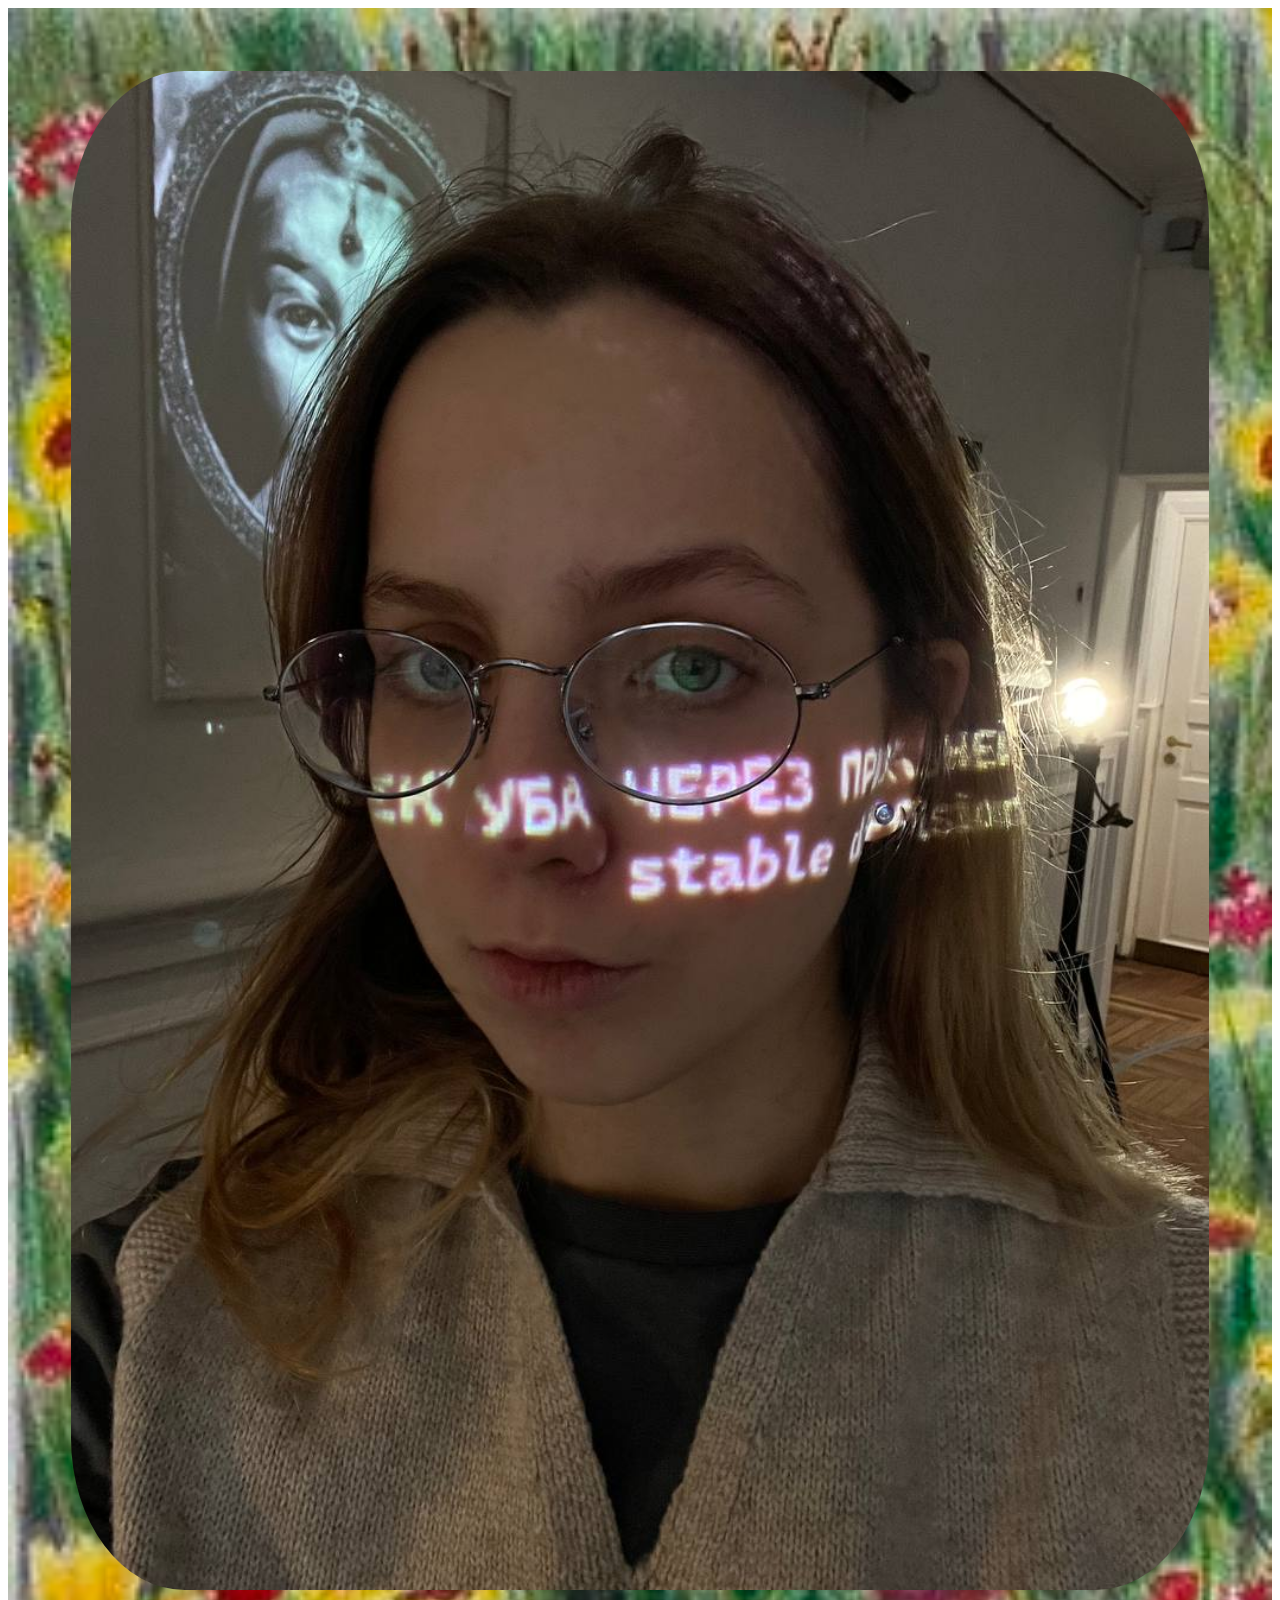
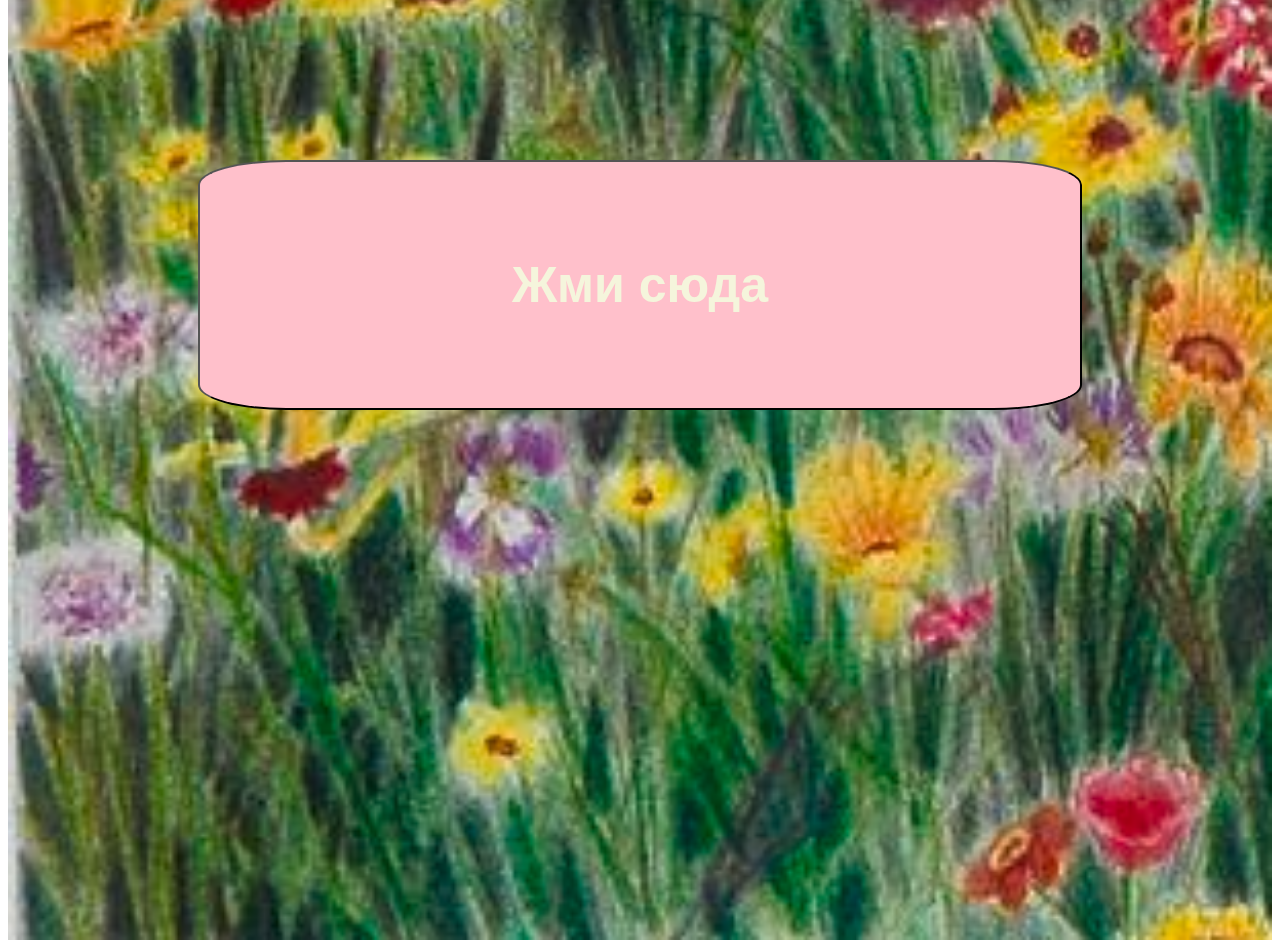
<file: index.html>
<!DOCTYPE html>
<html>
    <head>
        <link rel="preconnect" href="https://fonts.googleapis.com">
<link rel="preconnect" href="https://fonts.gstatic.com" crossorigin>
<link href="https://fonts.googleapis.com/css2?family=Bad+Script&display=swap" rel="stylesheet">
        <title>
            Поздравляю, Катюша!
        </title>
        <link rel="stylesheet" href="./8_march.css">
    </head>
    <body>
        <div id="bouqet" class="main">
            <img id = "herphoto" class="herphoto" src="./photo_2024-03-08_17-07-53.jpg" alt="Photo of the prettiest girl alive">
            <img id = "tulip-leftl-1" class="tulip-left" src="./Orange tulip.png">
            <img id = "tulip-leftl-2" class="tulip-left" src="./Pink tulip.png">
            <img id = "tulip-leftl-3" class="tulip-left" src="./Purple tulip.png">
            <img id = "tulip-leftl-4" class="tulip-left" src="./Red tulip.png">
            <img id = "tulip-leftl-5" class="tulip-left" src="./Yellow tulip.png">
            <img id = "tulip-right-5" class="tulip-right" src="./Orange tulip.png">
            <img id = "tulip-right-4" class="tulip-right" src="./Pink tulip.png">
            <img id = "tulip-right-3" class="tulip-right" src="./Purple tulip.png">
            <img id = "tulip-right-2" class="tulip-right" src="./Red tulip.png">
            <img id = "tulip-right-1" class="tulip-right" src="./Yellow tulip.png">
            <button id="comp1" class="tulip-but"></button>
            <button id="comp2" class="tulip-but t1"></button>
            <button id="comp3" class="tulip-but t2"></button>
            <button id="comp4" class="tulip-but t3"></button>
            <button id="comp5" class="tulip-but t4"></button>
            <button id="comp6" class="tulip-but t5"></button>
            <button id="comp7" class="tulip-but t6"></button>
            <div id="flexdiv" class="surprise">
                <button id="slideButton" ><h1 class="click">Жми сюда</h1></button>
            </div>
        </div>
        <script src="./8_march.js"></script>
    </body>
</html>
</file>
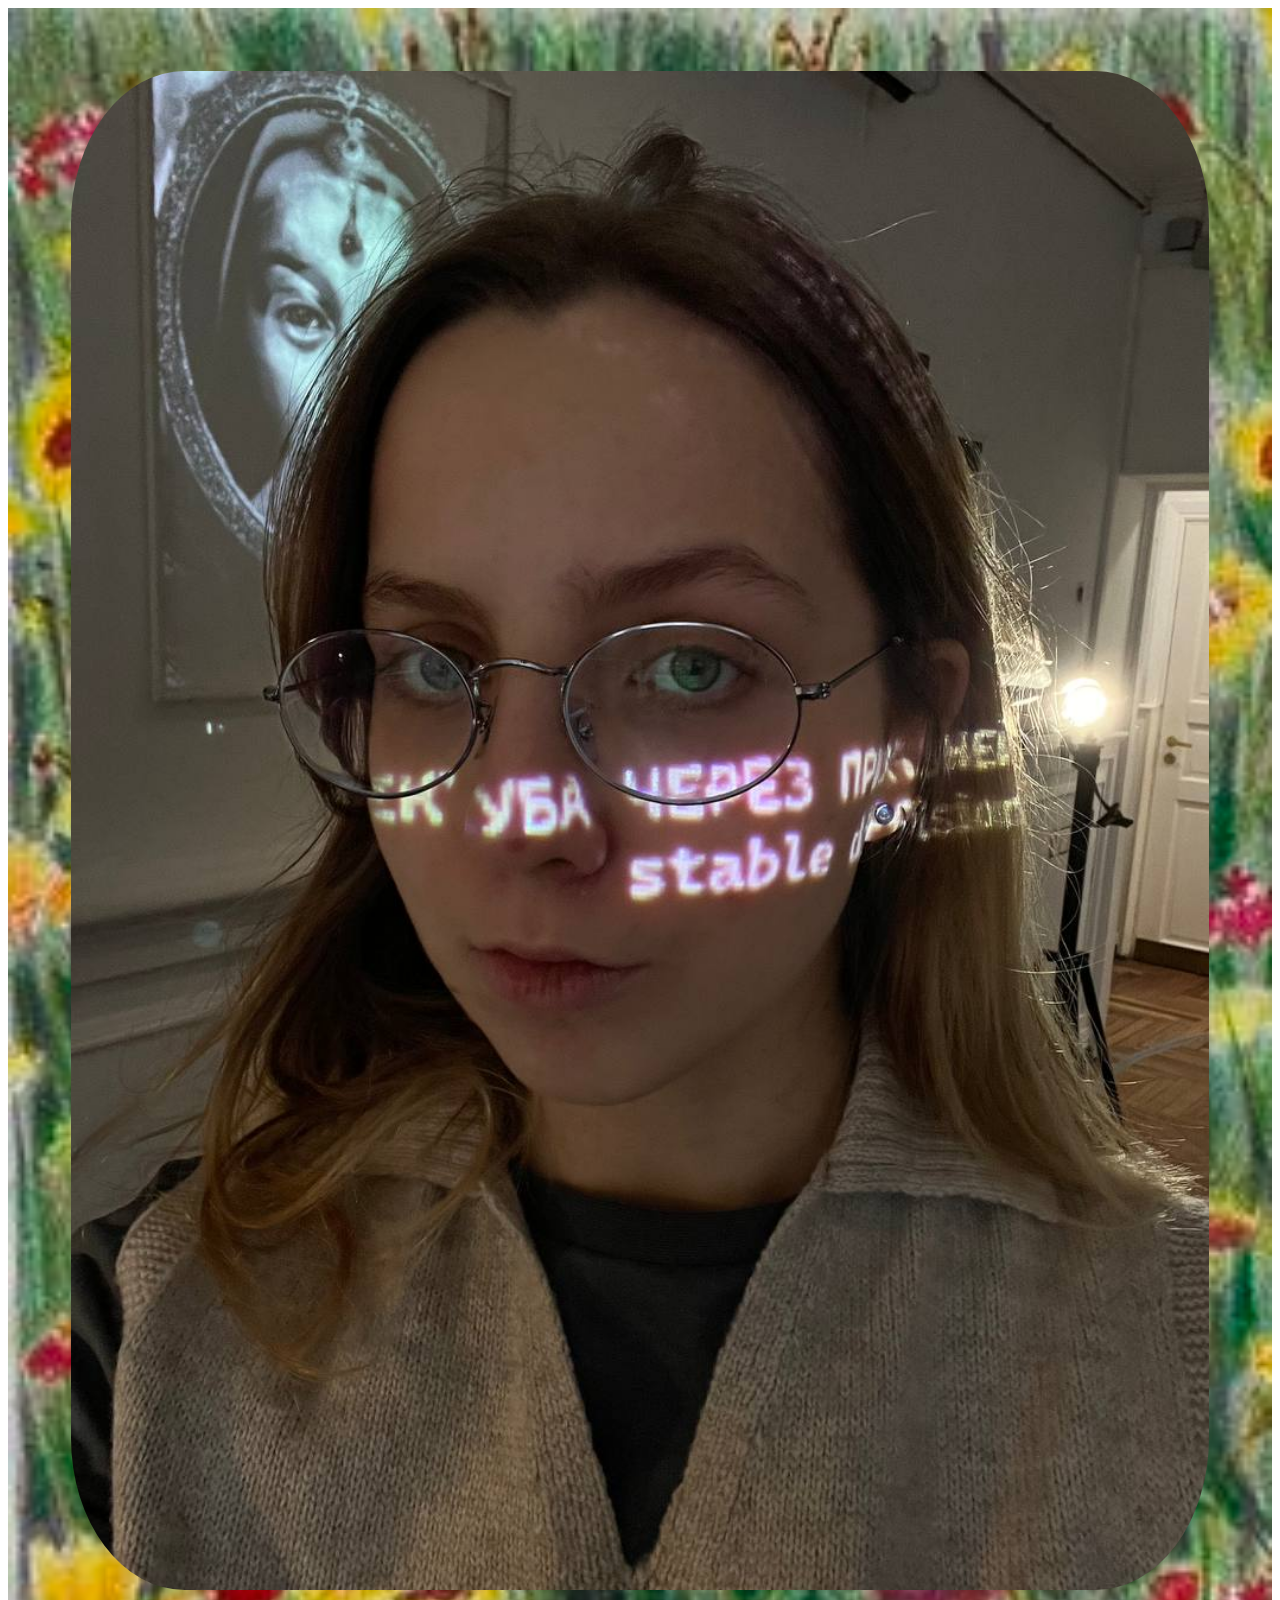
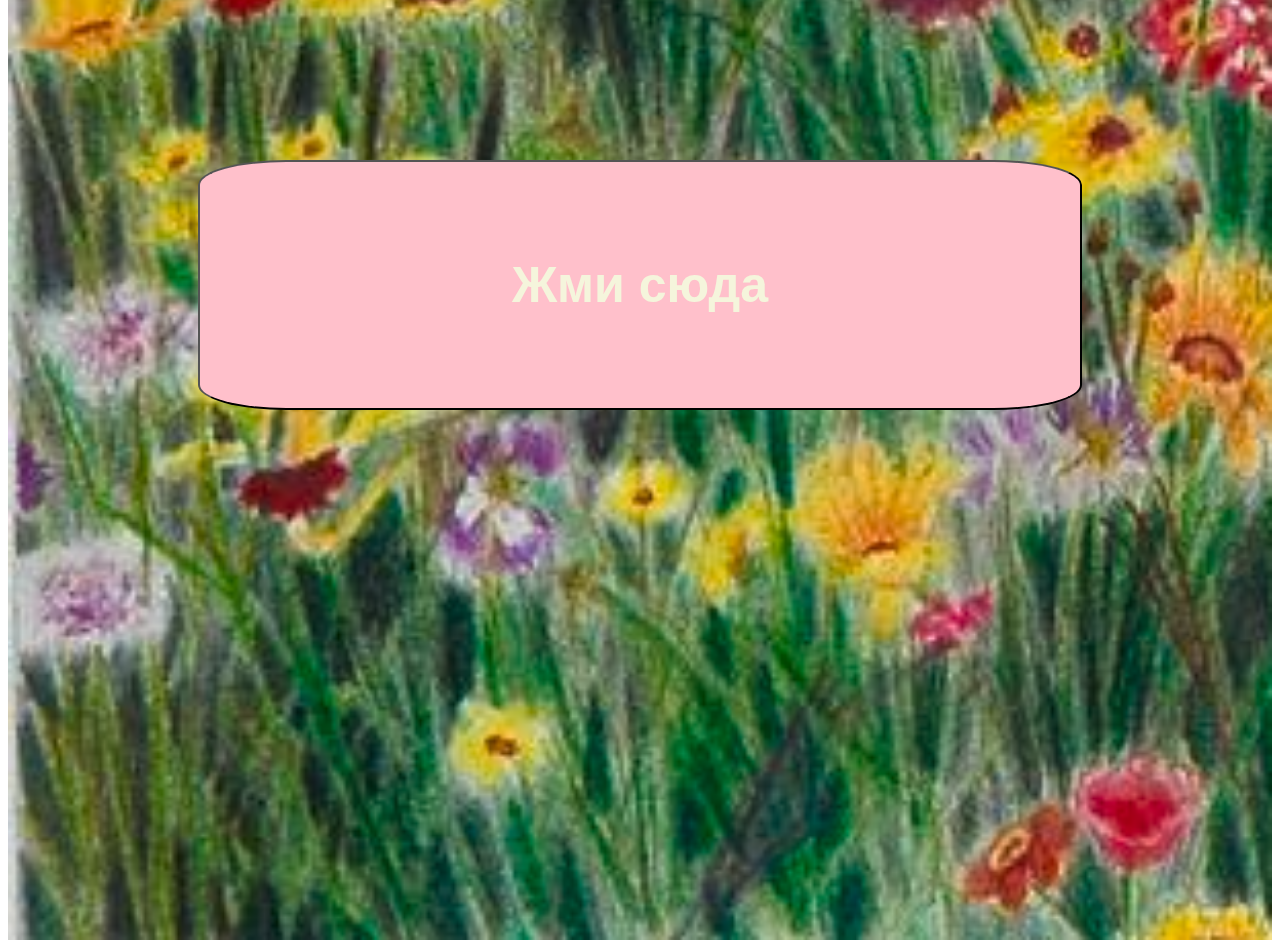
<file: 8_march.html>
<!DOCTYPE html>
<html>
    <head>
        <link rel="preconnect" href="https://fonts.googleapis.com">
<link rel="preconnect" href="https://fonts.gstatic.com" crossorigin>
<link href="https://fonts.googleapis.com/css2?family=Bad+Script&display=swap" rel="stylesheet">
        <title>
            Поздравляю, Катюша!
        </title>
        <link rel="stylesheet" href="./8_march.css">
    </head>
    <body>
        <div id="bouqet" class="main">
            <img id = "herphoto" class="herphoto" src="./photo_2024-03-08_17-07-53.jpg" alt="Photo of the prettiest girl alive">
            <img id = "tulip-leftl-1" class="tulip-left" src="./Orange tulip.png">
            <img id = "tulip-leftl-2" class="tulip-left" src="./Pink tulip.png">
            <img id = "tulip-leftl-3" class="tulip-left" src="./Purple tulip.png">
            <img id = "tulip-leftl-4" class="tulip-left" src="./Red tulip.png">
            <img id = "tulip-leftl-5" class="tulip-left" src="./Yellow tulip.png">
            <img id = "tulip-right-5" class="tulip-right" src="./Orange tulip.png">
            <img id = "tulip-right-4" class="tulip-right" src="./Pink tulip.png">
            <img id = "tulip-right-3" class="tulip-right" src="./Purple tulip.png">
            <img id = "tulip-right-2" class="tulip-right" src="./Red tulip.png">
            <img id = "tulip-right-1" class="tulip-right" src="./Yellow tulip.png">
            <button id="comp1" class="tulip-but"></button>
            <button id="comp2" class="tulip-but t1"></button>
            <button id="comp3" class="tulip-but t2"></button>
            <button id="comp4" class="tulip-but t3"></button>
            <button id="comp5" class="tulip-but t4"></button>
            <button id="comp6" class="tulip-but t5"></button>
            <button id="comp7" class="tulip-but t6"></button>
            <div id="flexdiv" class="surprise">
                <button id="slideButton" ><h1 class="click">Жми сюда</h1></button>
            </div>
        </div>
        <script src="./8_march.js"></script>
    </body>
</html>
</file>
<file: 8_march.css>
.main
{
    height: 2532px;
    display: flex;
    flex-direction: column; /* Set flex direction to column */
    justify-content: flex-start; /* Align items at the start (top) */
    align-items: center; /* Center items horizontally */
    background-image: url(./field-of-flowers-barbara-stanton.jpg);
    background-size: cover;
    overflow: hidden;
    position: relative;
}
.herphoto
{
margin-top: 5%;
width: 90%;
border-radius: 10%;
}

.tulip-left{
    position: absolute;
    top: 40%; /* Start position */
    left: -80%; /* Slide in from the left */
    width: 200px; /* Adjust size as needed */
    transition: left 3s ease; /* Transition effect */
}
.tulip-right{
    position: absolute;
    top: 40%; /* Start position */
    right: -80%; /* Slide in from the left */
    width: 200px; /* Adjust size as needed */
    transition: right 3s ease; /* Transition effect */
}
.slide-in-r50 {
    right: 50%; /* End position */
}
.slide-in-r40 {
    right: 40%; /* End position */
}
.slide-in-r30 {
    right: 30%; /* End position */
}
.slide-in-r20 {
    right: 20%; /* End position */
}
.slide-in-r10 {
    right: 10%; /* End position */
}
.slide-in-l50 {
    left: 50%; /* End position */
}
.slide-in-l40 {
    left: 40%; /* End position */
}
.slide-in-l30 {
    left: 30%; /* End position */
}
.slide-in-l20 {
    left: 20%; /* End position */
}
.slide-in-l10 {
    left: 10%; /* End position */
}
.surprise
{
    margin-top: 10%;
    width: 70%;
    height: 110px;
    text-align: center;
}
#slideButton{
    margin-top: 5%;
    width: 100%;
    height: 250px;
    background-color: pink;
    border-radius: 10%;
}
.click
{
    font-size: 50px;
    color: beige;
    align-self: center;
    justify-self: center;
}

.congrat
{
    font-size: 70px;
    color: beige;
    text-decoration: wavy;
    font-family: "Bad Script", cursive;
  font-weight: 600;
  font-style: normal;
    align-self: center;
    justify-self: center;;
}
.msg
{
    position: absolute; /* For centering */
    top: 70%; /* Position the top of the element at the vertical center of the parent */
    left: 50%; /* Position the left side of the element at the horizontal center of the parent */
    transform: translate(-50%, -50%);
    width: 90%;
    height: 500px;
    background-color: rgba(241, 112, 250, 0.5);
}
.tulip-but
{
    height: 50px;
    width: 50px;
    position: absolute; /* For centering */
    top: 42%; /* Position the top of the element at the vertical center of the parent */
    left: 12%; /* Position the left side of the element at the horizontal center of the parent */
    background-color: transparent;
    border-color: transparent;

}
.t1
{
    left: 25%; /* Position the left side of the element at the horizontal center of the parent */
}
.t2
{
    left: 37%; /* Position the left side of the element at the horizontal center of the parent */
}
.t3
{
    left: 48%; /* Position the left side of the element at the horizontal center of the parent */
}
.t4
{
    left: 58%; /* Position the left side of the element at the horizontal center of the parent */
}
.t5
{
    left: 68%; /* Position the left side of the element at the horizontal center of the parent */
}
.t6
{
    left: 80%; /* Position the left side of the element at the horizontal center of the parent */
}
</file>
